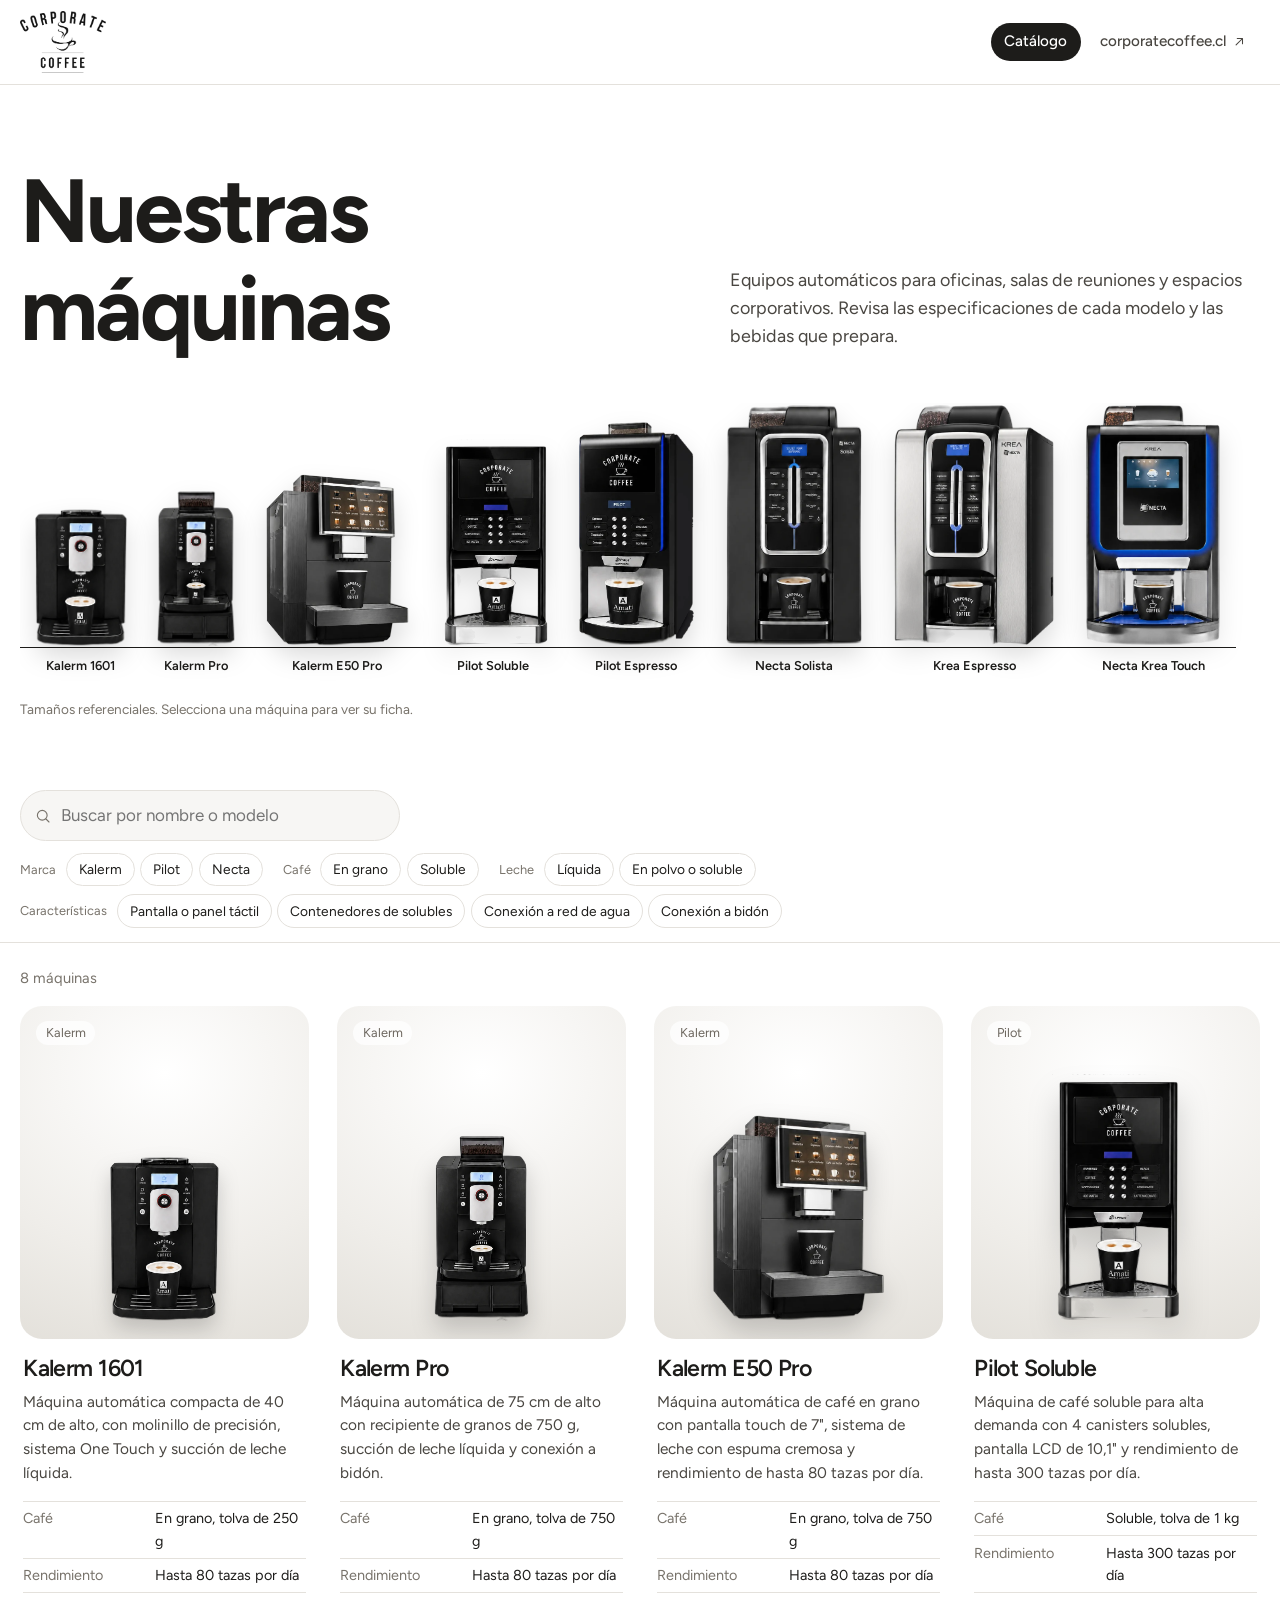
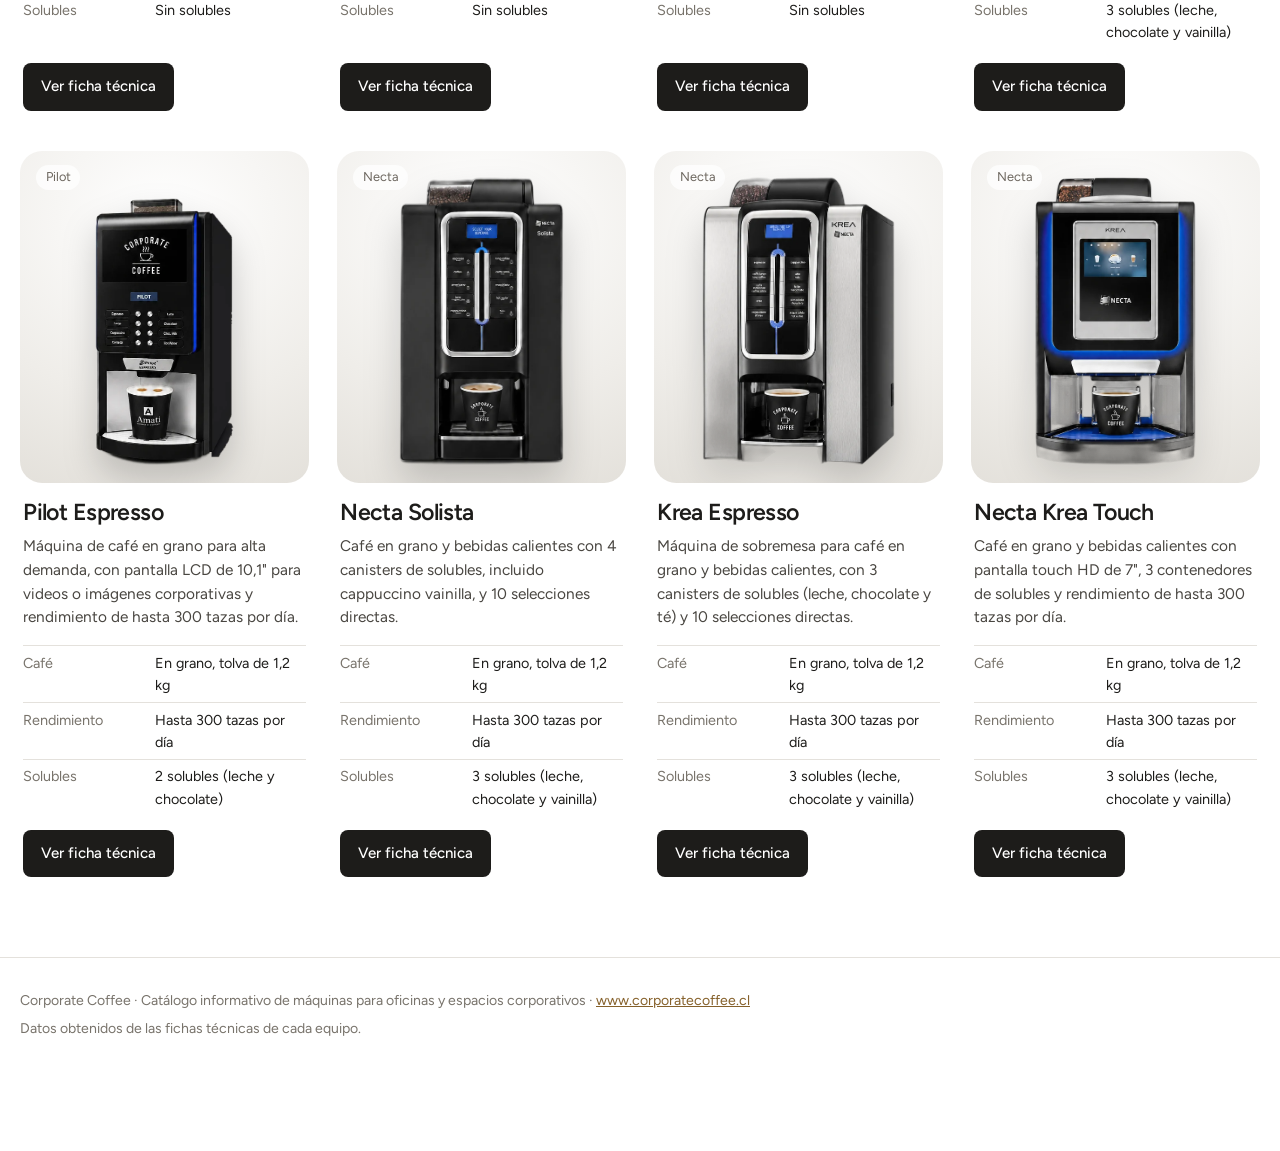
<file: index.html>
<!DOCTYPE html>
<html lang="es">
<head>
  <meta charset="utf-8">
  <meta name="viewport" content="width=device-width, initial-scale=1, viewport-fit=cover">
  <title>Corporate Coffee · Nuestras máquinas</title>
  <meta name="description" content="Catálogo de máquinas de café para oficinas y espacios corporativos de Corporate Coffee.">
  <link rel="icon" href="data:image/svg+xml,%3Csvg xmlns='http://www.w3.org/2000/svg' viewBox='0 0 100 100'%3E%3Ctext y='.9em' font-size='90'%3E%E2%98%95%3C/text%3E%3C/svg%3E">
  <link rel="preconnect" href="https://fonts.googleapis.com">
  <link rel="preconnect" href="https://fonts.gstatic.com" crossorigin>
  <link href="https://fonts.googleapis.com/css2?family=Figtree:wght@400;500;600;700&display=swap" rel="stylesheet">
  <link rel="stylesheet" href="assets/css/styles.css">
</head>
<body>
  <a class="skip" href="#app">Saltar al contenido</a>

  <header class="site-header">
    <div class="wrap header-inner">
      <a class="brand" href="#/" aria-label="Corporate Coffee, ir al catálogo">
        <img class="brand-logo" src="assets/img/logo-corporate-coffee.webp" alt="Corporate Coffee" width="520" height="374">
      </a>
      <nav class="main-nav" aria-label="Principal">
        <a href="#/" data-nav="catalog">Catálogo</a>
        <a href="https://www.corporatecoffee.cl" target="_blank" rel="noopener" class="nav-web">corporatecoffee.cl <svg viewBox="0 0 24 24" aria-hidden="true"><path d="M9 6h9v9M18 6 7 17" fill="none" stroke="currentColor" stroke-width="1.8" stroke-linecap="round" stroke-linejoin="round"/></svg><span class="visually-hidden"> (se abre en una pestaña nueva)</span></a>
      </nav>
    </div>
  </header>

  <main id="app" tabindex="-1"></main>

  <aside class="tray" id="tray" aria-label="Máquinas seleccionadas para comparar" hidden></aside>

  <dialog class="lightbox" id="lightbox" aria-label="Imagen ampliada">
    <div class="lightbox-bar">
      <p class="lightbox-title" id="lightboxTitle"></p>
      <button class="icon-btn" type="button" data-close-lightbox aria-label="Cerrar imagen">
        <svg viewBox="0 0 24 24" aria-hidden="true"><path d="M6 6l12 12M18 6 6 18" stroke="currentColor" stroke-width="1.8" fill="none" stroke-linecap="round"/></svg>
      </button>
    </div>
    <div class="lightbox-body"><img id="lightboxImg" alt=""></div>
  </dialog>

  <div class="toast" id="toast" role="status" aria-live="polite"></div>

  <footer class="site-footer">
    <div class="wrap footer-inner">
      <p>Corporate Coffee · Catálogo informativo de máquinas para oficinas y espacios corporativos · <a href="https://www.corporatecoffee.cl" target="_blank" rel="noopener">www.corporatecoffee.cl</a></p>
      <p class="footer-note">Datos obtenidos de las fichas técnicas de cada equipo.</p>
    </div>
  </footer>

  <script src="assets/js/data.js"></script>
  <script src="assets/js/instructivos.js"></script>
  <script src="assets/js/viewer3d.js"></script>
  <script src="assets/js/office-preview.js"></script>
  <script src="assets/js/app.js"></script>
</body>
</html>
</file>
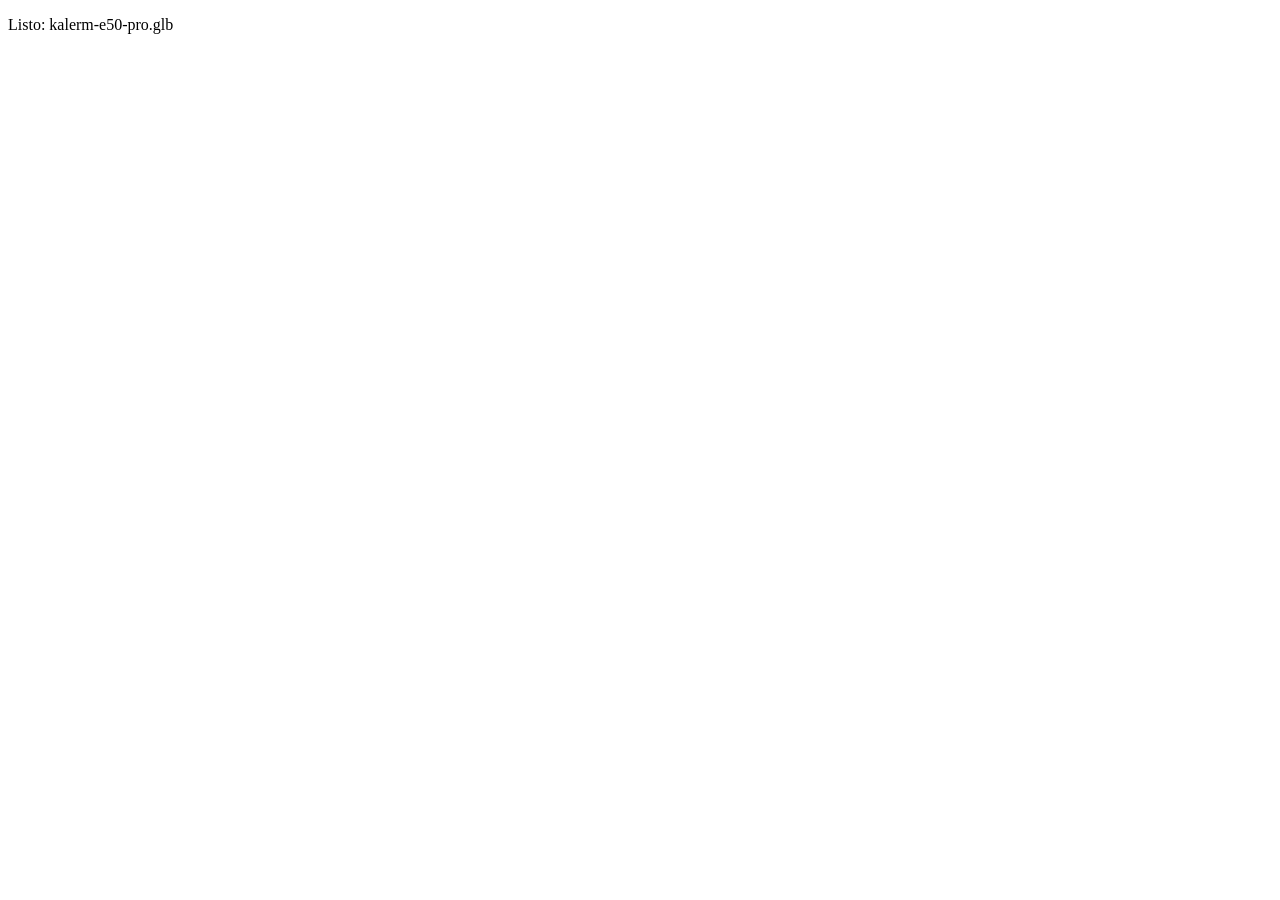
<file: tools/kalerm-e50/export.html>
<!DOCTYPE html><html lang="es"><head><meta charset="utf-8"><title>Exportar GLB · Kalerm E50 Pro</title></head><body>
<p id="s">Generando…</p>
<script src="../../assets/vendor/three/three.min.js"></script>
<script src="RoundedBoxGeometry.js"></script>
<script src="GLTFExporter.js"></script>
<script src="kalerm-e50-builder.js"></script>
<script>
// Construye el modelo y lo exporta como GLB binario. Abrir en un navegador descarga el archivo;
// tools/kalerm-e50/export_glb.py lo automatiza con Playwright.
window.exportGLB = function () {
  return new Promise(function (resolve, reject) {
    var obj = buildKalermE50(THREE);
    new THREE.GLTFExporter().parse(obj, function (buf) { resolve(buf); }, reject, { binary: true, maxTextureSize: 1024, onlyVisible: true });
  });
};
if (!/automated/.test(location.search)) exportGLB().then(function (buf) {
  var a = document.createElement('a'); a.href = URL.createObjectURL(new Blob([buf], { type: 'model/gltf-binary' }));
  a.download = 'kalerm-e50-pro.glb'; a.click(); document.getElementById('s').textContent = 'Listo: kalerm-e50-pro.glb';
});
</script></body></html>
</file>
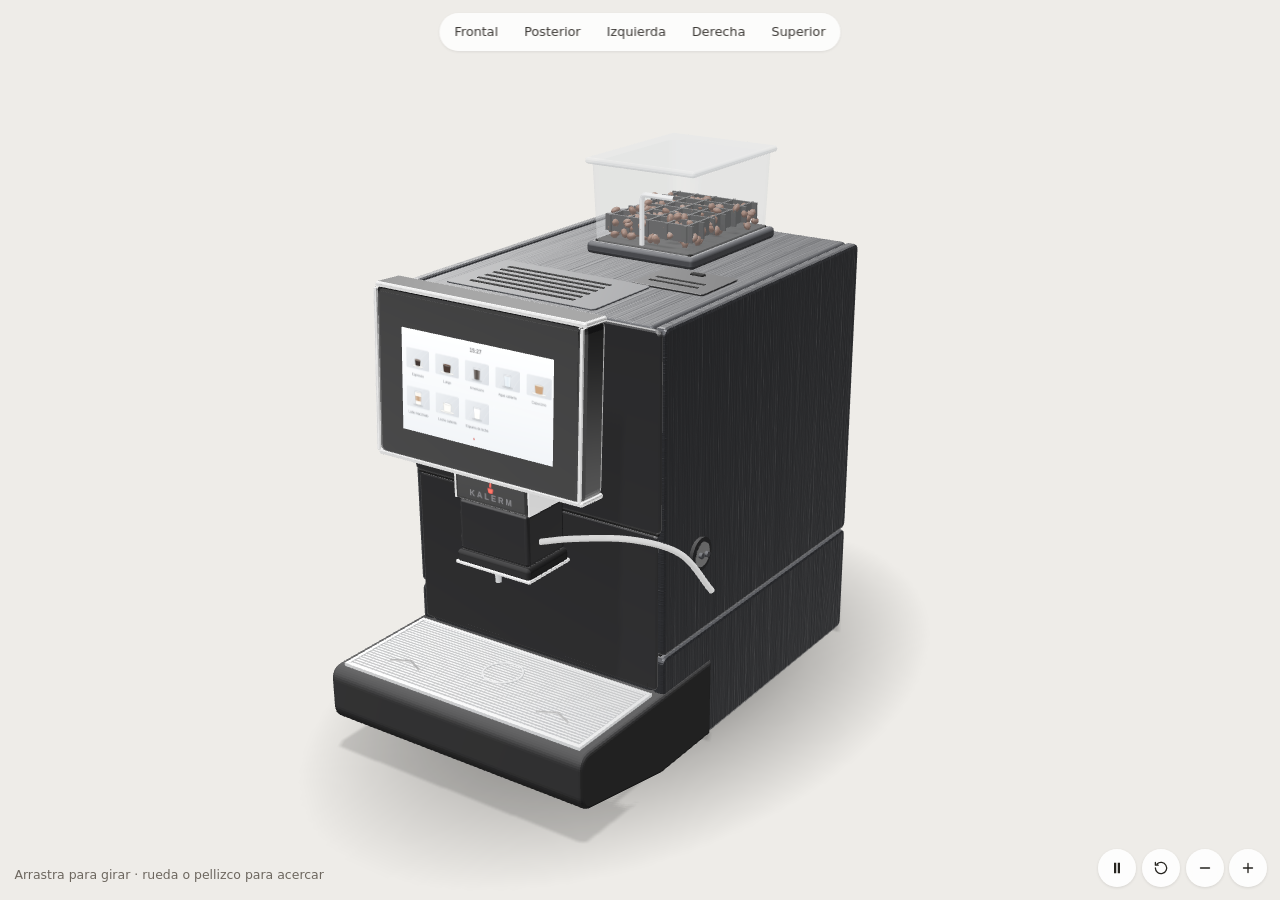
<file: tools/kalerm-e50/preview.html>
<!DOCTYPE html><html lang="es"><head><meta charset="utf-8"><meta name="viewport" content="width=device-width,initial-scale=1">
<title>Vista previa · Kalerm E50 Pro (modelo procedural)</title>
<link rel="stylesheet" href="../../assets/css/styles.css">
<style>body{margin:0}#v{width:100vw;height:100vh}</style></head><body>
<div id="v"></div>
<script src="../../assets/vendor/three/three.min.js"></script>
<script src="RoundedBoxGeometry.js"></script>
<script src="kalerm-e50-builder.js"></script>
<script src="../../assets/js/viewer3d.js"></script>
<script>
var q = new URLSearchParams(location.search);
window.viewer = ProductViewer3D.mount(document.getElementById('v'), { build: buildKalermE50, alt: 'Kalerm E50 Pro', vendor: '../../assets/vendor/three/' });
</script></body></html>
</file>
<file: assets/css/styles.css>
/* =========================================================
   Corporate Coffee · Catálogo
   ========================================================= */
:root {
  --paper: #ffffff;
  --surface: #f7f6f4;
  --stage: #efede9;
  --stage-edge: #e3e0da;
  --line: #e4e1dc;
  --ink: #1d1c1a;
  --ink-2: #494641;
  --muted: #78736b;
  --gold: #a47a3f;
  --gold-ink: #85602a;
  --gold-soft: #f5ede1;
  --a: #1d1c1a;
  --b: #a47a3f;
  --serif: "Figtree", system-ui, -apple-system, "Segoe UI", Roboto, sans-serif;   /* títulos: sans legible */
  --sans: "Figtree", system-ui, -apple-system, "Segoe UI", Roboto, sans-serif;
  --radius-lg: 22px;
  --radius: 12px;
  --radius-sm: 8px;
  --wrap: 1240px;
  --header-h: 84px;
  --ease: cubic-bezier(.2, .7, .2, 1);
  color-scheme: light;
}
@media (prefers-color-scheme: dark) {
  :root:not([data-theme="light"]) {
    --paper: #151412; --surface: #1c1b19; --stage: #dcd8d1; --stage-edge: #cbc6be;
    --line: #34312d; --ink: #f1eee9; --ink-2: #cfcac2; --muted: #a39d94;
    --gold: #c9a063; --gold-ink: #d8b37a; --gold-soft: #2a241b;
    --a: #f1eee9; --b: #c9a063; color-scheme: dark;
  }
}
:root[data-theme="dark"] {
  --paper: #151412; --surface: #1c1b19; --stage: #dcd8d1; --stage-edge: #cbc6be;
  --line: #34312d; --ink: #f1eee9; --ink-2: #cfcac2; --muted: #a39d94;
  --gold: #c9a063; --gold-ink: #d8b37a; --gold-soft: #2a241b;
  --a: #f1eee9; --b: #c9a063; color-scheme: dark;
}

*, *::before, *::after { box-sizing: border-box; }
:root { padding-top: env(safe-area-inset-top, 0px); padding-bottom: env(safe-area-inset-bottom, 0px); }
html { scroll-padding-top: calc(env(safe-area-inset-top, 0px) + var(--header-h) + 16px); -webkit-text-size-adjust: 100%; }
body {
  margin: 0; background: var(--paper); color: var(--ink);
  font-family: var(--sans); font-size: 1.0625rem; line-height: 1.55;
  -webkit-font-smoothing: antialiased;
}
img { max-width: 100%; display: block; }
button, input, select { font: inherit; color: inherit; }
a { color: inherit; }
h1, h2, h3 { font-family: var(--serif); font-weight: 500; line-height: 1.08; margin: 0; letter-spacing: -0.01em; }
p { margin: 0; }
:focus-visible { outline: 2px solid var(--gold); outline-offset: 3px; border-radius: 4px; }
.wrap { width: min(var(--wrap), 100% - 2.5rem); margin-inline: auto; }
.skip { position: absolute; left: -999px; top: 0; background: var(--ink); color: var(--paper); padding: .6rem 1rem; z-index: 99; }
.skip:focus { left: 1rem; top: calc(env(safe-area-inset-top, 0px) + .5rem); }
[hidden] { display: none !important; }
.visually-hidden { position: absolute; width: 1px; height: 1px; overflow: hidden; clip: rect(0 0 0 0); white-space: nowrap; }

/* ---------- Header ---------- */
.site-header {
  position: sticky; top: env(safe-area-inset-top, 0px); z-index: 30;
  background: color-mix(in srgb, var(--paper) 88%, transparent);
  backdrop-filter: saturate(1.2) blur(12px); -webkit-backdrop-filter: saturate(1.2) blur(12px);
  border-bottom: 1px solid var(--line);
}
.header-inner { display: flex; align-items: center; justify-content: space-between; height: var(--header-h); gap: 1rem; }
.brand { display: flex; align-items: center; gap: .6rem; text-decoration: none; }
.brand-mark { width: 30px; height: 30px; color: var(--ink); }
.brand-name { white-space: nowrap; font-family: var(--serif); font-size: 1.35rem; font-weight: 500; letter-spacing: .01em; }
.main-nav { display: flex; gap: .35rem; }
.main-nav a {
  text-decoration: none; font-weight: 500; font-size: .95rem; padding: .45rem .85rem; border-radius: 999px;
  color: var(--ink-2); display: inline-flex; align-items: center; gap: .4rem; transition: background .2s, color .2s;
}
.main-nav a:hover { background: var(--surface); color: var(--ink); }
.main-nav a[aria-current="page"] { background: var(--ink); color: var(--paper); }
.nav-count {
  min-width: 1.3rem; height: 1.3rem; border-radius: 999px; background: var(--gold); color: #fff;
  font-size: .75rem; display: inline-grid; place-items: center; padding: 0 .3rem; font-weight: 600;
}

/* ---------- Views ---------- */
main { min-height: 70vh; outline: none; }
.view { animation: viewIn .35s var(--ease); }
@keyframes viewIn { from { opacity: 0; transform: translateY(6px); } to { opacity: 1; transform: none; } }

/* ---------- Hero ---------- */
.hero { padding: clamp(2.5rem, 6vw, 5rem) 0 1.5rem; }
.hero-grid { display: grid; grid-template-columns: minmax(0, 1.25fr) minmax(0, 1fr); gap: 1.5rem 3rem; align-items: end; }
@media (max-width: 900px) { .hero-grid { grid-template-columns: minmax(0, 1fr); } }
.hero h1 { font-size: clamp(2.7rem, 7vw, 5.6rem); font-weight: 500; max-width: 12ch; }
.hero-intro { padding-bottom: .6rem; max-width: 56ch; color: var(--ink-2); font-size: 1.12rem; }

.lineup { margin-top: 2.75rem; }
.lineup-scroll { overflow-x: auto; overscroll-behavior-x: contain; scrollbar-width: thin; padding-bottom: .5rem; }
.lineup-track {
  --cm: clamp(2.2px, .34vw, 3.5px);
  display: flex; align-items: flex-end; min-width: max-content; margin: 0 auto;
}
.lineup-item { display: flex; flex-direction: column; text-decoration: none; color: inherit; border-radius: var(--radius-sm); }
.lineup-img { display: flex; justify-content: center; align-items: flex-end; padding: 0 clamp(.45rem, 1.1vw, 1rem); border-bottom: 1px solid var(--ink); }
.lineup-img img {
  height: calc(var(--h) * var(--cm)); width: auto; object-fit: contain;
  filter: drop-shadow(0 12px 12px rgba(0,0,0,.14)); transition: transform .35s var(--ease);
}
.lineup-item:hover img, .lineup-item:focus-visible img { transform: translateY(-6px); }
.lineup-label { padding: .65rem .3rem 0; text-align: center; font-size: .8rem; line-height: 1.3; min-height: 3.6em; max-width: 9.5rem; margin: 0 auto; }
.lineup-label strong { display: block; font-weight: 600; }
.lineup-label span { color: var(--muted); }
.lineup-item:hover .lineup-label strong { color: var(--gold-ink); }
.lineup-caption { margin-top: .75rem; color: var(--muted); font-size: .85rem; }
@media (prefers-reduced-motion: no-preference) {
  .lineup-item { animation: rise .7s var(--ease) both; animation-delay: calc(var(--i) * 70ms + 100ms); }
  @keyframes rise { from { opacity: 0; transform: translateY(18px); } to { opacity: 1; transform: none; } }
}

/* ---------- Toolbar ---------- */
.toolbar { position: sticky; top: calc(env(safe-area-inset-top, 0px) + var(--header-h)); z-index: 20; background: var(--paper); border-bottom: 1px solid var(--line); margin-top: 2rem; }
.toolbar-inner { display: flex; flex-wrap: wrap; align-items: center; gap: .75rem 1rem; padding: .9rem 0; }
.search { position: relative; flex: 1 1 260px; max-width: 380px; }
.search svg { position: absolute; left: .85rem; top: 50%; transform: translateY(-50%); width: 18px; height: 18px; color: var(--muted); }
.search input {
  width: 100%; padding: .7rem .9rem .7rem 2.5rem; border: 1px solid var(--line); border-radius: 999px;
  background: var(--surface); outline: none; transition: border-color .2s, background .2s;
}
.search input:focus { border-color: var(--gold); background: var(--paper); }
.toolbar .filter-toggle { display: none; }
.filters { display: flex; flex-wrap: wrap; gap: .5rem 1.25rem; align-items: center; }
.filter-group { display: flex; flex-wrap: wrap; align-items: center; gap: .35rem; border: 0; margin: 0; padding: 0; }
.filter-group legend { float: left; font-size: .8rem; color: var(--muted); margin-right: .25rem; padding: 0; }
.chip {
  border: 1px solid var(--line); background: var(--paper); border-radius: 999px; padding: .32rem .75rem;
  font-size: .86rem; cursor: pointer; transition: background .2s, border-color .2s, color .2s; white-space: nowrap;
}
.chip:hover { border-color: var(--ink-2); }
.chip[aria-pressed="true"] { background: var(--ink); border-color: var(--ink); color: var(--paper); }
.results-meta { display: flex; justify-content: space-between; align-items: baseline; gap: 1rem; padding: 1.5rem 0 1rem; color: var(--muted); font-size: .92rem; }
.link-btn { background: none; border: 0; padding: 0; color: var(--gold-ink); text-decoration: underline; text-underline-offset: 3px; cursor: pointer; font-size: .92rem; }

/* ---------- Grid & cards ---------- */
.grid { display: grid; grid-template-columns: repeat(auto-fill, minmax(min(100%, 280px), 1fr)); gap: 2.5rem 1.75rem; padding-bottom: 5rem; }
.card { display: flex; flex-direction: column; }
.stage {
  position: relative; background: radial-gradient(120% 90% at 50% 20%, var(--paper) 0%, var(--stage) 62%, var(--stage-edge) 100%);
  border-radius: var(--radius-lg); overflow: hidden;
}
.card .stage { aspect-ratio: 4 / 4.6; display: grid; place-items: center; padding: 1.5rem 1.25rem .75rem; text-decoration: none; }
.card .stage img { filter: drop-shadow(0 18px 18px rgba(0,0,0,.18)); transition: transform .45s var(--ease); }
.card .stage:hover img { transform: scale(1.03); }
.stage { --pt: 1.5rem; --pb: 1rem; --px: 1.25rem; }
.stage > img {
  position: absolute; left: var(--px); top: var(--pt);
  width: calc(100% - 2 * var(--px)); height: calc(100% - var(--pt) - var(--pb));
  object-fit: contain; object-position: center bottom;
}
.detail-hero .stage { --pt: 2.5rem; --pb: 2rem; --px: 2rem; }
.media-card .stage > img.ficha-thumb { object-position: center top; left: 0; top: 0; width: 100%; height: 100%; object-fit: cover; }
.stage-brand { position: absolute; top: .9rem; left: 1rem; font-size: .8rem; color: #6d675f; background: rgba(255,255,255,.75); padding: .15rem .6rem; border-radius: 999px; }
.card-body { padding: 1.1rem .2rem 0; display: flex; flex-direction: column; flex: 1; }
.card h2 { font-size: 1.75rem; }
.card h2 a { text-decoration: none; }
.card-summary { margin-top: .5rem; color: var(--ink-2); font-size: .96rem; }
.facts { margin: 1rem 0 0; display: grid; gap: .35rem; font-size: .9rem; }
.facts div { display: grid; grid-template-columns: 7.5rem 1fr; gap: .75rem; padding-top: .35rem; border-top: 1px solid var(--line); }
.facts dt { color: var(--muted); }
.facts dd { margin: 0; }
.card-actions { margin-top: auto; padding-top: 1.25rem; display: flex; gap: .6rem; flex-wrap: wrap; }

.btn {
  display: inline-flex; align-items: center; justify-content: center; gap: .5rem; text-decoration: none; cursor: pointer;
  border-radius: var(--radius-sm); padding: .68rem 1.05rem; font-weight: 500; font-size: .94rem;
  border: 1px solid transparent; transition: background .2s, border-color .2s, color .2s, transform .1s;
}
.btn:active { transform: translateY(1px); }
.btn svg { width: 18px; height: 18px; flex: none; }
.btn-primary { background: var(--ink); color: var(--paper); }
.btn-primary:hover { background: var(--ink-2); }
.btn-ghost { background: transparent; border-color: var(--line); color: var(--ink); }
.btn-ghost:hover { border-color: var(--ink-2); }
.btn-ghost[aria-pressed="true"] { border-color: var(--gold); background: var(--gold-soft); color: var(--gold-ink); }
.btn[disabled] { opacity: .45; cursor: not-allowed; }
.icon-btn { width: 40px; height: 40px; display: grid; place-items: center; border-radius: 999px; background: var(--surface); border: 1px solid var(--line); cursor: pointer; }
.icon-btn svg { width: 20px; height: 20px; }
.icon-btn:hover { border-color: var(--ink-2); }

.empty { grid-column: 1 / -1; padding: 3rem 0; text-align: center; color: var(--ink-2); }
.empty h2 { font-size: 1.8rem; margin-bottom: .5rem; }

/* ---------- Tray ---------- */
.tray {
  position: fixed; left: 50%; transform: translateX(-50%); z-index: 40;
  bottom: calc(env(safe-area-inset-bottom, 0px) + 1rem);
  width: min(720px, 100% - 1.5rem);
  background: var(--ink); color: var(--paper); border-radius: 16px; padding: .6rem .6rem .6rem 1rem;
  display: flex; align-items: center; gap: .75rem; box-shadow: 0 18px 40px rgba(0,0,0,.28);
  animation: trayIn .35s var(--ease);
}
.tray[hidden] { display: none; }
@keyframes trayIn { from { opacity: 0; transform: translate(-50%, 12px); } to { opacity: 1; transform: translate(-50%, 0); } }
.tray-label { font-size: .85rem; opacity: .75; white-space: nowrap; }
.tray-slots { display: flex; gap: .5rem; flex: 1; min-width: 0; }
.tray-slot {
  flex: 1; min-width: 0; display: flex; align-items: center; gap: .5rem; background: rgba(255,255,255,.08);
  border-radius: 10px; padding: .3rem .35rem .3rem .4rem; font-size: .85rem;
}
.tray-slot.empty-slot { border: 1px dashed rgba(255,255,255,.3); background: none; justify-content: center; opacity: .7; padding: .55rem; }
.tray-slot img { width: 30px; height: 36px; object-fit: contain; background: #efede9; border-radius: 6px; padding: 2px; flex: none; }
.tray-slot span { white-space: nowrap; overflow: hidden; text-overflow: ellipsis; flex: 1; }
.tray-slot button { background: none; border: 0; color: inherit; opacity: .7; cursor: pointer; width: 28px; height: 28px; border-radius: 999px; display: grid; place-items: center; flex: none; }
.tray-slot button:hover { opacity: 1; background: rgba(255,255,255,.12); }
.tray-slot button svg { width: 16px; height: 16px; }
.tray .btn-primary { background: var(--gold); color: #fff; white-space: nowrap; }
.tray .btn-primary:hover { background: var(--gold-ink); }
@media (prefers-color-scheme: dark) { :root:not([data-theme="light"]) .tray { background: #2a2825; color: #f1eee9; } }

/* ---------- Detail ---------- */
.back { display: inline-flex; align-items: center; gap: .4rem; margin: 1.75rem 0 0; text-decoration: none; color: var(--ink-2); font-size: .95rem; }
.back:hover { color: var(--ink); }
.back svg { width: 18px; height: 18px; }
.detail-hero { display: grid; grid-template-columns: minmax(0, 1.05fr) minmax(0, 1fr); gap: clamp(1.5rem, 4vw, 4rem); padding: 1.5rem 0 3.5rem; align-items: start; }
.detail-hero .stage { aspect-ratio: 1 / 1.08; display: grid; place-items: center; padding: 2.5rem; }
.detail-hero .stage img { filter: drop-shadow(0 24px 22px rgba(0,0,0,.2)); cursor: zoom-in; }
.detail-info { padding-top: .5rem; }
.detail-brand { color: var(--gold-ink); font-weight: 500; }
.detail-info h1 { font-size: clamp(2.6rem, 5.5vw, 4.6rem); margin-top: .35rem; }
.detail-subtitle { margin-top: .9rem; color: var(--muted); font-size: 1rem; max-width: 46ch; }
.detail-summary { margin-top: 1.25rem; font-size: 1.15rem; max-width: 48ch; }
.highlights { list-style: none; padding: 0; margin: 1.75rem 0 0; display: grid; grid-template-columns: repeat(auto-fill, minmax(190px, 1fr)); gap: .6rem; }
.highlights li { display: flex; gap: .6rem; align-items: flex-start; font-size: .95rem; padding: .7rem .8rem; background: var(--surface); border-radius: var(--radius-sm); }
.highlights svg { width: 20px; height: 20px; flex: none; color: var(--gold); margin-top: 1px; }
.detail-actions { margin-top: 2rem; display: flex; flex-wrap: wrap; gap: .75rem; align-items: center; }
.compare-with { display: flex; align-items: center; gap: .5rem; flex-wrap: wrap; }
.compare-with label { font-size: .9rem; color: var(--muted); }
.select {
  appearance: none; -webkit-appearance: none; border: 1px solid var(--line); border-radius: var(--radius-sm);
  background: var(--paper) url("data:image/svg+xml,%3Csvg xmlns='http://www.w3.org/2000/svg' viewBox='0 0 24 24'%3E%3Cpath d='m6 9 6 6 6-6' fill='none' stroke='%2378736b' stroke-width='2'/%3E%3C/svg%3E") no-repeat right .6rem center / 16px;
  padding: .62rem 2.2rem .62rem .8rem; cursor: pointer; max-width: 100%;
}
.select:focus { border-color: var(--gold); outline: none; }

.section { padding: 3rem 0; border-top: 1px solid var(--line); }
.section-head { display: flex; justify-content: space-between; align-items: baseline; gap: 1rem; flex-wrap: wrap; margin-bottom: 1.75rem; }
.section h2 { font-size: clamp(1.9rem, 3.5vw, 2.6rem); }
.section-note { color: var(--muted); font-size: .92rem; max-width: 60ch; }

.spec-groups { columns: 3 300px; column-gap: 3rem; }
.spec-group { break-inside: avoid; margin-bottom: 2.25rem; }
.spec-group h3 { font-family: var(--sans); font-size: 1rem; font-weight: 600; padding-bottom: .6rem; border-bottom: 1px solid var(--ink); }
.spec-list { margin: 0; }
.spec-list div { display: grid; grid-template-columns: minmax(0, 11rem) minmax(0, 1fr); gap: 1rem; padding: .62rem 0; border-bottom: 1px solid var(--line); font-size: .95rem; }
.spec-list dt { color: var(--muted); }
.spec-list dd { margin: 0; }
.ne { color: var(--muted); font-style: italic; }

.drinks { list-style: none; padding: 0; margin: 0; display: grid; grid-template-columns: repeat(auto-fill, minmax(150px, 1fr)); gap: .75rem; }
.drink { display: flex; align-items: center; gap: .7rem; padding: .8rem .9rem; border: 1px solid var(--line); border-radius: var(--radius); font-size: .95rem; }
.drink svg { width: 26px; height: 26px; color: var(--gold); flex: none; }

.features { list-style: none; padding: 0; margin: 0; display: grid; grid-template-columns: repeat(auto-fill, minmax(min(100%, 220px), 1fr)); gap: 0; border-top: 1px solid var(--line); }
.features li { display: flex; gap: .85rem; align-items: center; padding: 1.1rem .25rem; border-bottom: 1px solid var(--line); }
.features svg { width: 30px; height: 30px; color: var(--gold); flex: none; }

.media-grid { display: grid; grid-template-columns: repeat(auto-fit, minmax(min(100%, 320px), 1fr)); gap: 1.5rem; }
.media-card { border: 1px solid var(--line); border-radius: var(--radius-lg); overflow: hidden; display: flex; flex-direction: column; }
.media-card .stage { border-radius: 0; aspect-ratio: 4 / 3.4; display: grid; place-items: center; padding: 1.5rem; }

.media-card-body { padding: 1rem 1.2rem 1.2rem; display: flex; justify-content: space-between; gap: 1rem; align-items: center; flex-wrap: wrap; }
.media-card-body h3 { font-family: var(--sans); font-size: 1rem; font-weight: 600; }
.media-card-body p { color: var(--muted); font-size: .9rem; margin-top: .2rem; }
.viewer-off { aspect-ratio: 4 / 3.4; display: grid; place-items: center; text-align: center; padding: 2rem; background: repeating-linear-gradient(135deg, var(--surface) 0 12px, var(--paper) 12px 24px); color: var(--muted); }
.viewer-off svg { width: 48px; height: 48px; margin: 0 auto .8rem; color: var(--muted); }
.viewer-off strong { display: block; color: var(--ink); font-weight: 600; margin-bottom: .3rem; }
.spin { aspect-ratio: 4 / 3.4; display: grid; place-items: center; cursor: grab; touch-action: pan-y; user-select: none; background: var(--stage); }
.spin img { max-height: 100%; pointer-events: none; }
model-viewer { width: 100%; aspect-ratio: 4 / 3.4; background: var(--stage); }

.notes { list-style: none; padding: 0; margin: 0; display: grid; gap: .6rem; max-width: 80ch; }
.notes li { display: flex; gap: .75rem; padding: .85rem 1rem; background: var(--gold-soft); border-radius: var(--radius-sm); font-size: .95rem; }
.notes svg { width: 20px; height: 20px; color: var(--gold-ink); flex: none; margin-top: 2px; }

/* ---------- Compare ---------- */
.compare-top { padding: 2rem 0 1rem; }
.compare-top h1 { font-size: clamp(2.4rem, 5vw, 4rem); }
.compare-top p { margin-top: .75rem; color: var(--ink-2); max-width: 62ch; }
.cmp-heads { display: grid; grid-template-columns: minmax(0, 1fr) auto minmax(0, 1fr); gap: 1rem; align-items: stretch; margin-top: 2rem; }
.cmp-head { display: flex; flex-direction: column; gap: .9rem; min-width: 0; }
.cmp-head-bar { display: flex; gap: .5rem; align-items: center; }
.cmp-head-bar .select { flex: 1; min-width: 0; }
.cmp-tag { width: 30px; height: 30px; border-radius: 999px; display: grid; place-items: center; font-weight: 600; font-size: .85rem; flex: none; }
.cmp-tag.a { background: var(--a); color: var(--paper); }
.cmp-tag.b { background: var(--b); color: #fff; }
.cmp-head .stage { aspect-ratio: 1 / .82; display: grid; place-items: center; padding: 1.25rem; }
.cmp-head .stage img { filter: drop-shadow(0 16px 16px rgba(0,0,0,.18)); }
.cmp-head h2 { font-size: clamp(1.5rem, 3vw, 2.2rem); }
.cmp-head .card-summary { margin-top: 0; }
.cmp-head-links { display: flex; gap: 1rem; flex-wrap: wrap; font-size: .9rem; }
.cmp-head-links a, .cmp-head-links button { color: var(--gold-ink); text-underline-offset: 3px; }
.cmp-empty { aspect-ratio: 1 / .82; border: 1.5px dashed var(--line); border-radius: var(--radius-lg); display: grid; place-items: center; text-align: center; padding: 1.5rem; color: var(--muted); }
.swap { align-self: center; }
.swap svg { transform: rotate(90deg); }
.cmp-controls { display: flex; justify-content: space-between; align-items: center; gap: 1rem; flex-wrap: wrap; padding: 1.5rem 0 .5rem; position: sticky; top: calc(env(safe-area-inset-top, 0px) + var(--header-h)); background: var(--paper); z-index: 15; border-bottom: 1px solid var(--line); }
.switch { display: inline-flex; align-items: center; gap: .6rem; cursor: pointer; font-size: .94rem; }
.switch input { appearance: none; -webkit-appearance: none; width: 40px; height: 22px; border-radius: 999px; background: var(--line); position: relative; cursor: pointer; transition: background .2s; margin: 0; }
.switch input::after { content: ""; position: absolute; top: 3px; left: 3px; width: 16px; height: 16px; border-radius: 50%; background: #fff; transition: transform .2s var(--ease); box-shadow: 0 1px 2px rgba(0,0,0,.2); }
.switch input:checked { background: var(--gold); }
.switch input:checked::after { transform: translateX(18px); }
.legend { display: flex; gap: 1.25rem; font-size: .88rem; color: var(--ink-2); flex-wrap: wrap; }
.legend span { display: inline-flex; align-items: center; gap: .4rem; }
.legend i { width: 12px; height: 12px; border-radius: 3px; display: inline-block; }

.cmp-section { padding: 2.25rem 0 .5rem; }
.cmp-section h2 { font-size: clamp(1.6rem, 3vw, 2.1rem); margin-bottom: 1rem; }
.cmp-table { width: 100%; border-collapse: collapse; font-size: .95rem; table-layout: fixed; }
.cmp-table th, .cmp-table td { text-align: left; vertical-align: top; padding: .75rem .9rem .75rem 0; border-bottom: 1px solid var(--line); }
.cmp-table th { font-weight: 400; color: var(--muted); width: 26%; }
.cmp-table td { width: 37%; }
.cmp-table th { padding-left: .8rem; }
.cmp-table td + td { padding-left: .8rem; }
.cmp-table tr.differs > * { background: color-mix(in srgb, var(--gold-soft) 75%, transparent); }
.cmp-table tr.differs th { box-shadow: inset 3px 0 0 var(--gold); color: var(--ink-2); }
.only-diff .cmp-table tr.same { display: none; }
.only-diff .cmp-section.all-same { display: none; }
.cmp-hint { padding: 2.5rem 0 5rem; color: var(--ink-2); }

.dims-viz { margin-top: 1.5rem; border: 1px solid var(--line); border-radius: var(--radius-lg); padding: 1.25rem; }
.dims-viz-head { display: flex; justify-content: space-between; align-items: center; gap: 1rem; flex-wrap: wrap; margin-bottom: .75rem; }
.seg { display: inline-flex; border: 1px solid var(--line); border-radius: 999px; padding: 3px; }
.seg button { border: 0; background: none; padding: .3rem .8rem; border-radius: 999px; cursor: pointer; font-size: .86rem; color: var(--ink-2); }
.seg button[aria-pressed="true"] { background: var(--ink); color: var(--paper); }
.dims-svg-wrap { overflow-x: auto; }
.dims-svg { width: 100%; max-width: 760px; margin: 0 auto; min-width: 480px; height: auto; display: block; font-family: var(--sans); }
.dims-caption { font-size: .84rem; color: var(--muted); margin-top: .5rem; }
.weights { margin-top: 1.25rem; display: grid; gap: .55rem; }
.weight-row { display: grid; grid-template-columns: 9rem 1fr 5.5rem; gap: .75rem; align-items: center; font-size: .9rem; }
.weight-row .bar { height: 10px; border-radius: 999px; background: var(--surface); overflow: hidden; }
.weight-row .bar i { display: block; height: 100%; border-radius: 999px; }
.weight-row span:first-child { overflow: hidden; text-overflow: ellipsis; white-space: nowrap; }

.drink-cmp { display: grid; grid-template-columns: repeat(3, minmax(0, 1fr)); gap: 1.25rem; }
.drink-col h3 { font-family: var(--sans); font-size: .98rem; font-weight: 600; padding-bottom: .55rem; border-bottom: 1px solid var(--ink); margin-bottom: .6rem; display: flex; gap: .5rem; align-items: center; }
.drink-col ul { list-style: none; padding: 0; margin: 0; display: grid; gap: .4rem; }
.drink-col li { display: flex; gap: .55rem; align-items: center; font-size: .93rem; }
.drink-col li svg { width: 20px; height: 20px; color: var(--gold); flex: none; }
.drink-col small { color: var(--muted); }
.drink-col .none { color: var(--muted); font-style: italic; font-size: .9rem; }

/* ---------- Lightbox / toast ---------- */
.lightbox { border: 0; padding: 0; background: var(--paper); color: var(--ink); border-radius: 16px; width: min(900px, 100% - 1.5rem); max-height: calc(100% - 2rem); overflow: hidden; }
.lightbox::backdrop { background: rgba(18, 16, 14, .72); }
.lightbox[open] { display: flex; flex-direction: column; animation: viewIn .25s var(--ease); }
.lightbox-bar { display: flex; justify-content: space-between; align-items: center; padding: .6rem .6rem .6rem 1.1rem; border-bottom: 1px solid var(--line); }
.lightbox-title { font-weight: 500; }
.lightbox-body { overflow: auto; background: var(--surface); }
.lightbox-body img { margin: 0 auto; }
.toast { position: fixed; left: 50%; transform: translate(-50%, 20px); bottom: calc(env(safe-area-inset-bottom, 0px) + 6.5rem); background: var(--ink); color: var(--paper); padding: .7rem 1.1rem; border-radius: 10px; font-size: .92rem; opacity: 0; pointer-events: none; transition: opacity .25s, transform .25s var(--ease); z-index: 60; max-width: calc(100% - 2rem); text-align: center; }
.toast.show { opacity: 1; transform: translate(-50%, 0); }

/* ---------- Footer ---------- */
.site-footer { border-top: 1px solid var(--line); padding: 2rem 0 7rem; color: var(--muted); font-size: .88rem; }
.footer-inner { display: grid; gap: .35rem; }

/* ---------- Responsive ---------- */
@media (max-width: 900px) {
  .detail-hero { grid-template-columns: minmax(0, 1fr); }
  .detail-hero .stage { aspect-ratio: 1 / .95; max-height: 70vh; }
  .drink-cmp { grid-template-columns: minmax(0, 1fr); }
}
@media (max-width: 720px) {
  body { font-size: 1rem; }
  .brand-name { font-size: 1.05rem; }
  .brand-mark { width: 24px; height: 24px; }
  .main-nav { gap: .1rem; }
  .main-nav a { padding: .38rem .55rem; font-size: .86rem; }
  .cmp-table th { padding-left: 0; }
  .cmp-table tr.differs th { box-shadow: none; background: none; }
  .cmp-table tr.differs > * { background: none; }
  .toolbar { position: static; }
  .toolbar .filter-toggle { display: inline-flex; }
  .filters { width: 100%; display: none; flex-direction: column; align-items: flex-start; gap: .75rem; padding-bottom: .5rem; }
  .filters.open { display: flex; }
  .search { max-width: none; }
  .cmp-heads { grid-template-columns: minmax(0, 1fr) minmax(0, 1fr); gap: .75rem; }
  .swap { grid-column: 1 / -1; grid-row: 2; justify-self: center; }
  .cmp-head .card-summary { display: none; }
  .cmp-head h2 { font-size: 1.3rem; }
  .cmp-controls { position: static; }
  .cmp-table, .cmp-table tbody, .cmp-table tr { display: block; }
  .cmp-table tr { display: grid; grid-template-columns: 1fr 1fr; border-bottom: 1px solid var(--line); padding: .6rem 0; }
  .cmp-table th { grid-column: 1 / -1; width: auto; border: 0; padding: 0 0 .25rem; font-size: .85rem; }
  .cmp-table td { width: auto; border: 0; padding: .1rem .6rem .1rem 0; font-size: .92rem; }
  .cmp-table td + td { padding-left: .6rem; border-left: 1px solid var(--line); }
  .cmp-table tr.differs { background: linear-gradient(90deg, var(--gold-soft), transparent); box-shadow: inset 3px 0 0 var(--gold); padding-left: .6rem; }
  .cmp-table tr.differs td { background: none; }
  .cmp-table tr.differs td:first-of-type { box-shadow: none; padding-left: 0; }
  .weight-row { grid-template-columns: 6.5rem 1fr 4.5rem; }
  .tray { padding: .5rem; gap: .5rem; }
  .tray-label { display: none; }
  .spec-list div { grid-template-columns: minmax(0, 9rem) minmax(0, 1fr); }
  .facts div { grid-template-columns: 6.5rem 1fr; }
}
@media (prefers-reduced-motion: reduce) {
  *, *::before, *::after { animation: none !important; transition: none !important; }
}

/* ---------- Visor 3D ---------- */
.v3d { --v3d-bg: #eeece8; position: relative; width: 100%; height: 100%; min-height: 320px; background: var(--v3d-bg); border-radius: inherit; overflow: hidden; }
.v3d-canvas { position: absolute; inset: 0; }
.v3d-canvas canvas { width: 100% !important; height: 100% !important; display: block; outline: none; cursor: grab; touch-action: none; }
.v3d-canvas canvas:active { cursor: grabbing; }
.v3d-loading { position: absolute; inset: 0; display: grid; place-content: center; justify-items: center; gap: .8rem; background: var(--v3d-bg); color: #5f5a53; font-size: .9rem; transition: opacity .45s ease; z-index: 3; }
.v3d-loading.done { opacity: 0; pointer-events: none; }
.v3d-bar { width: 180px; height: 3px; background: rgba(0,0,0,.1); border-radius: 3px; overflow: hidden; }
.v3d-bar i { display: block; height: 100%; width: 0; background: #a47a3f; transition: width .3s ease; }
.v3d-views { position: absolute; top: .8rem; left: 50%; transform: translateX(-50%); display: flex; gap: 2px; padding: 3px; background: rgba(255,255,255,.82); backdrop-filter: blur(8px); -webkit-backdrop-filter: blur(8px); border-radius: 999px; box-shadow: 0 1px 3px rgba(0,0,0,.08); z-index: 2; max-width: calc(100% - 1.5rem); overflow-x: auto; scrollbar-width: none; }
.v3d-views button { border: 0; background: none; padding: .38rem .75rem; border-radius: 999px; font-size: .8rem; color: #3d3a36; cursor: pointer; white-space: nowrap; }
.v3d-views button:hover { background: rgba(0,0,0,.06); }
.v3d-tools { position: absolute; right: .8rem; bottom: .8rem; display: flex; gap: .35rem; z-index: 2; }
.v3d-btn { width: 38px; height: 38px; border-radius: 999px; border: 0; background: rgba(255,255,255,.88); color: #25231f; display: grid; place-items: center; cursor: pointer; box-shadow: 0 1px 3px rgba(0,0,0,.1); backdrop-filter: blur(8px); -webkit-backdrop-filter: blur(8px); }
.v3d-btn:hover { background: #fff; }
.v3d-btn svg { width: 18px; height: 18px; }
.v3d-btn[aria-pressed="false"] { color: #85602a; }
.v3d-hint { position: absolute; left: .9rem; bottom: 1rem; font-size: .78rem; color: #6d675f; z-index: 2; pointer-events: none; }
.v3d-fallback { display: grid; place-items: center; }
.v3d-poster { display: grid; justify-items: center; gap: 1rem; padding: 1.5rem; text-align: center; color: #5f5a53; font-size: .9rem; height: 100%; }
.v3d-poster img { max-height: 70%; width: auto; filter: drop-shadow(0 18px 18px rgba(0,0,0,.18)); }
@media (max-width: 720px) {
  .v3d-hint { display: none; }
  .v3d-views button { padding: .32rem .42rem; font-size: .72rem; }
  .detail-hero .stage.stage-3d { aspect-ratio: 1 / 1.2; max-height: 76vh; }
  .v3d-btn { width: 36px; height: 36px; }
}

/* ---------- Encabezado de ficha: pestañas 3D / fotos ---------- */
.hero-media { display: flex; flex-direction: column; gap: .75rem; min-width: 0; }
.media-tabs { display: inline-flex; align-self: flex-start; border: 1px solid var(--line); border-radius: 999px; padding: 3px; }
.media-tabs button { border: 0; background: none; padding: .42rem .95rem; border-radius: 999px; cursor: pointer; font-size: .9rem; color: var(--ink-2); }
.media-tabs button[aria-selected="true"] { background: var(--ink); color: var(--paper); }
.stage.stage-3d { background: #eeece8; }
.stage.stage-3d > .v3d-host { position: absolute; inset: 0; }
.stage.stage-photo { background: #e9e7e3; }
.stage.stage-photo > img { left: 0; top: 0; width: 100%; height: 100%; object-fit: contain; object-position: center; filter: none !important; }
.thumbs { display: flex; gap: .5rem; overflow-x: auto; padding-bottom: .2rem; }
.thumb { flex: none; width: 68px; height: 68px; border-radius: var(--radius-sm); border: 1px solid var(--line); padding: 0; overflow: hidden; background: var(--stage); cursor: pointer; }
.thumb img { width: 100%; height: 100%; object-fit: cover; }
.thumb.cutout img { object-fit: contain; padding: 4px; }
.thumb[aria-pressed="true"] { outline: 2px solid var(--gold); outline-offset: 1px; }
.media-caption { font-size: .84rem; color: var(--muted); max-width: 60ch; }
.viewer-on { background: var(--gold-soft); }
.viewer-on svg { color: var(--gold-ink); }

/* ---------- Logo, enlace web y escala visual ---------- */
.brand-logo { height: 62px; width: auto; display: block; }
:root[data-theme="dark"] .brand-logo { filter: invert(1); }
@media (prefers-color-scheme: dark) { :root:not([data-theme="light"]) .brand-logo { filter: invert(1); } }
.nav-web svg { width: 14px; height: 14px; }
.site-footer a { color: var(--gold-ink); }
.stage > img { transform: scale(var(--s, 1)); transform-origin: 50% 100%; }
.card .stage:hover img { transform: scale(calc(var(--s, 1) * 1.03)); }
.lineup-label { min-height: 2.4em; }
@media (max-width: 720px) {
  :root { --header-h: 62px; }
  .brand-logo { height: 44px; }
  .main-nav a.nav-web { font-size: .8rem; }
}

/* ---------- Montaje «en tu oficina» ---------- */
.btn-office { margin-top: .25rem; }
.op { border: 0; padding: 0; width: min(980px, 100% - 1.5rem); max-height: calc(100% - 2rem); border-radius: 16px; background: var(--paper); color: var(--ink); overflow: hidden; }
.op::backdrop { background: rgba(18,16,14,.72); }
.op[open] { display: flex; flex-direction: column; animation: viewIn .25s var(--ease); }
.op-bar { display: flex; justify-content: space-between; align-items: center; gap: 1rem; padding: .8rem .8rem .8rem 1.25rem; border-bottom: 1px solid var(--line); }
.op-bar h2 { font-size: clamp(1.15rem, 2.4vw, 1.5rem); }
.op-body { overflow: auto; padding: 1.25rem; }
.op-step[hidden] { display: none !important; }
.op-ref { display: flex; gap: 1rem; align-items: center; padding: 1rem; background: var(--stage); border-radius: var(--radius); color: #1d1c1a; }
.op-ref img { width: 76px; height: 96px; object-fit: contain; flex: none; }
.op-ref strong { display: block; font-family: var(--serif); font-size: 1.4rem; font-weight: 500; }
.op-ref span { font-size: .9rem; color: #5f5a53; }
.op-tips { margin: 1.25rem 0 0; padding-left: 1.2rem; display: grid; gap: .4rem; color: var(--ink-2); font-size: .96rem; }
.op-actions { display: flex; flex-wrap: wrap; gap: .6rem; margin-top: 1.25rem; }
.op-upload { position: relative; overflow: hidden; }
.op-upload input { position: absolute; inset: 0; opacity: 0; cursor: pointer; }
.op-msg { margin-top: .75rem; color: var(--gold-ink); font-size: .92rem; min-height: 1em; }
.op-privacy { margin-top: .5rem; color: var(--muted); font-size: .84rem; }
.op-cam { position: relative; background: #111; border-radius: var(--radius); overflow: hidden; max-height: 64vh; margin: 0 auto; aspect-ratio: 16 / 9; max-width: 100%; }
.op-cam video { width: 100%; height: 100%; object-fit: contain; display: block; }
.op-ghost { position: absolute; left: 50%; transform: translateX(-50%); opacity: .55; pointer-events: none; filter: drop-shadow(0 0 1px #fff) drop-shadow(0 0 6px rgba(255,255,255,.6)); }
.op-cam-tip { position: absolute; top: .6rem; left: 50%; transform: translateX(-50%); background: rgba(0,0,0,.6); color: #fff; font-size: .82rem; padding: .35rem .75rem; border-radius: 999px; white-space: nowrap; max-width: calc(100% - 1rem); overflow: hidden; text-overflow: ellipsis; }
.op-shoot { min-width: 10rem; }
.op-stage { display: grid; place-items: center; background: #111; border-radius: var(--radius); overflow: hidden; }
.op-stage canvas { display: block; max-width: 100%; max-height: 60vh; width: auto; height: auto; touch-action: none; cursor: grab; }
.op-stage canvas:active { cursor: grabbing; }
.op-hint { margin-top: .6rem; font-size: .86rem; color: var(--muted); }
.op-controls { display: flex; flex-wrap: wrap; align-items: center; gap: .75rem 1.25rem; margin-top: .9rem; }
.op-range { display: flex; align-items: center; gap: .6rem; font-size: .92rem; }
.op-range input { width: 150px; accent-color: var(--gold); }
.op-small { padding: .45rem .8rem; font-size: .88rem; }
@media (max-width: 720px) {
  .op { width: 100%; max-width: 100%; height: 100%; max-height: 100%; border-radius: 0; }
  .op-body { padding: 1rem; }
  .op-range input { width: 110px; }
  .op-stage canvas { max-height: 52vh; }
  .op-cam { max-height: 60vh; }
}

/* ---------- Llamado destacado «en tu oficina» ---------- */
.office-cta { margin-top: 1.5rem; display: grid; grid-template-columns: auto 1fr; gap: .9rem 1rem; align-items: center; padding: 1.1rem 1.2rem; border-radius: 16px; background: #1d1c1a; color: #f4f1ec; box-shadow: 0 10px 30px rgba(0,0,0,.14); }
.office-cta-icon { width: 48px; height: 48px; border-radius: 12px; display: grid; place-items: center; background: rgba(201,160,99,.16); color: #d8b37a; }
.office-cta-icon svg { width: 26px; height: 26px; }
.office-cta-text strong { display: block; font-family: var(--serif); font-weight: 500; font-size: 1.28rem; line-height: 1.2; }
.office-cta-text span { display: block; margin-top: .25rem; font-size: .9rem; color: #c9c3ba; }
.office-cta-actions { grid-column: 1 / -1; display: flex; flex-wrap: wrap; gap: .6rem; }
.office-btn-main { background: #c9a063; color: #1d1c1a; font-weight: 600; }
.office-btn-main:hover { background: #d8b37a; }
.office-btn-alt { background: transparent; color: #f4f1ec; border-color: rgba(255,255,255,.35); }
.office-btn-alt:hover { border-color: #fff; }

/* ---------- Especificaciones en tarjetas ---------- */
.spec-grid { display: grid; grid-template-columns: repeat(2, minmax(0, 1fr)); gap: 1rem; align-items: start; }
.spec-card { background: var(--surface); border-radius: var(--radius); padding: 1.1rem 1.25rem .4rem; }
.spec-card.wide { grid-column: 1 / -1; }
.spec-card h3 { font-family: var(--sans); font-size: .82rem; font-weight: 600; letter-spacing: .06em; text-transform: uppercase; color: var(--gold-ink); margin-bottom: .4rem; }
.spec-rows { margin: 0; }
.spec-rows div { display: grid; grid-template-columns: minmax(0, 45%) minmax(0, 1fr); gap: 1rem; padding: .62rem 0; border-top: 1px solid var(--line); font-size: .95rem; }
.spec-rows div:first-child { border-top: 0; }
.spec-rows dt { color: var(--muted); }
.spec-rows dd { margin: 0; font-weight: 500; }
.spec-rows dd ul { margin: 0; padding-left: 1.1rem; font-weight: 400; }
.media-grid { grid-template-columns: repeat(2, minmax(0, 1fr)); }
@media (max-width: 720px) {
  .spec-grid, .media-grid { grid-template-columns: minmax(0, 1fr); }
  .office-cta-actions .btn { flex: 1; }
}

/* ---------- Títulos más legibles ---------- */
h1, h2, h3 { font-weight: 600; letter-spacing: -0.025em; line-height: 1.1; }
.hero h1 { font-weight: 700; letter-spacing: -0.035em; }
.card h2 { font-size: 1.45rem; }

/* ---------- Instructivo de uso y limpieza ---------- */
.instr-video { margin-bottom: 1.25rem; }
.instr-video-btn { background: var(--ink); color: var(--paper); gap: .55rem; }
.instr-video-btn svg { width: 20px; height: 20px; }
a.instr-video-btn:hover { background: var(--ink-2); }
.instr-video-btn[disabled] { opacity: 1; cursor: default; background: var(--surface); color: var(--muted); border-color: var(--line); }
.instr-soon { margin-left: .35rem; font-size: .72rem; font-weight: 600; letter-spacing: .04em; text-transform: uppercase; color: var(--gold-ink); background: var(--gold-soft); padding: .15rem .5rem; border-radius: 999px; }
.instr-acc { display: grid; gap: .75rem; }
.instr-group { background: var(--surface); border-radius: var(--radius); }
.instr-group summary { list-style: none; display: flex; align-items: center; gap: .75rem; padding: 1rem 1.25rem; cursor: pointer; border-radius: var(--radius); }
.instr-group summary::-webkit-details-marker { display: none; }
.instr-group summary:hover { background: color-mix(in srgb, var(--surface) 70%, var(--line)); }
.instr-sum-title { font-weight: 600; font-size: 1.05rem; flex: 1; }
.instr-count { font-size: .82rem; color: var(--muted); }
.instr-chev { width: 20px; height: 20px; color: var(--muted); transition: transform .25s var(--ease); }
.instr-group[open] .instr-chev { transform: rotate(180deg); }
.instr-steps { list-style: none; counter-reset: paso; margin: 0; padding: 0 1.25rem 1.1rem; display: grid; }
.instr-steps li { counter-increment: paso; display: grid; grid-template-columns: 2rem 1fr; column-gap: .75rem; padding: .85rem 0; border-top: 1px solid var(--line); }
.instr-steps li::before { content: counter(paso); grid-row: span 2; width: 2rem; height: 2rem; border-radius: 999px; display: grid; place-items: center; background: var(--ink); color: var(--paper); font-weight: 600; font-size: .9rem; }
.instr-steps strong { font-weight: 600; }
.instr-steps p { margin-top: .2rem; color: var(--ink-2); font-size: .96rem; max-width: 75ch; }
@media (max-width: 720px) { .instr-group summary { padding: .9rem 1rem; } .instr-steps { padding: 0 1rem 1rem; } }

/* Sección final: solo la ficha técnica original */
.media-grid.media-single { grid-template-columns: minmax(0, 520px); }

/* Especificaciones desplegables */
.spec-details summary { padding: 1rem 1.25rem; }
.spec-details-body { padding: 0 1.25rem 1.25rem; }
.spec-details-body .section-note { margin-bottom: 1rem; }
.spec-details .spec-card { background: var(--paper); }
#h-specs + .btn { white-space: nowrap; }
@media (max-width: 720px) { .spec-details-body { padding: 0 .75rem 1rem; } }
</file>
